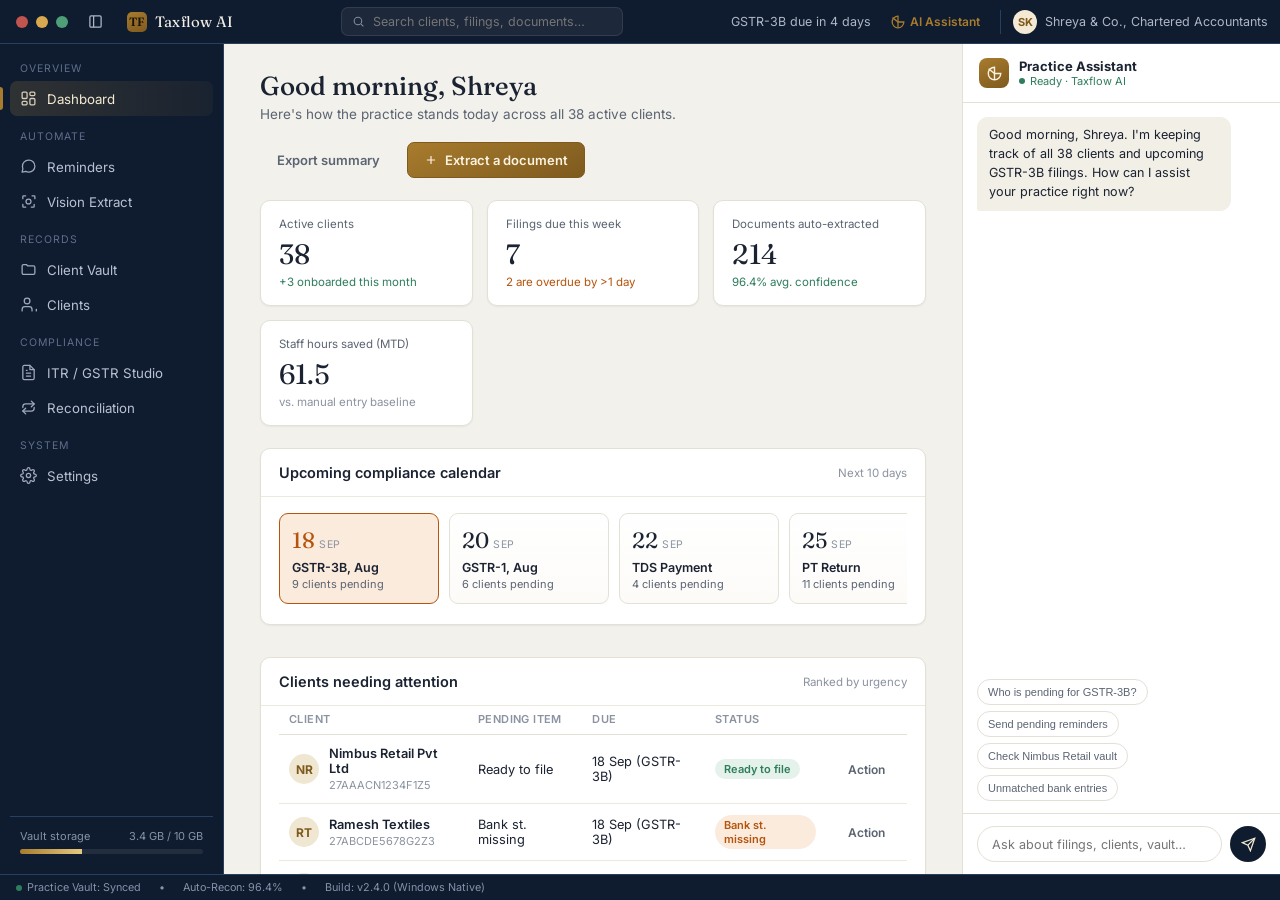
<file: index.html>
<!DOCTYPE html>
<html lang="en">
<head>
<meta charset="UTF-8">
<meta name="viewport" content="width=device-width, initial-scale=1.0">
<title>Taxflow AI</title>
<link rel="preconnect" href="https://fonts.googleapis.com">
<link href="https://fonts.googleapis.com/css2?family=Fraunces:opsz,wght@9..144,400;9..144,500;9..144,600&family=Inter:wght@400;500;600;700&family=IBM+Plex+Mono:wght@400;500&display=swap" rel="stylesheet">
<link rel="stylesheet" href="css/style.css">
<script>
(function(){
  try{
    var t=localStorage.getItem("taxflow-theme")||"light";
    document.documentElement.setAttribute("data-theme", t);
  }catch(e){ document.documentElement.setAttribute("data-theme","light"); }
})();
</script>
</head>
<body>

<div class="app-window">

  <!-- Titlebar -->
  <div class="titlebar">
    <div class="dots"><span class="dot close"></span><span class="dot min"></span><span class="dot max"></span></div>
    <button class="titlebar-btn" id="toggle-sidebar-btn" title="Toggle Sidebar">
      <svg width="15" height="15" viewBox="0 0 24 24" fill="none" stroke="currentColor" stroke-width="2"><rect x="3" y="3" width="18" height="18" rx="2"/><path d="M9 3v18"/></svg>
    </button>
    <div class="brand"><span class="mark">TF</span> Taxflow AI</div>
    <div class="searchbar">
      <div class="box">
        <svg width="13" height="13" viewBox="0 0 24 24" fill="none" stroke="currentColor" stroke-width="2"><circle cx="11" cy="11" r="7"/><path d="M21 21l-4.3-4.3"/></svg>
        <input type="search" id="global-search" placeholder="Search clients, filings, documents…" style="border:none;background:transparent;color:inherit;padding:0;font-size:inherit;width:100%;outline:none;">
      </div>
    </div>
    <div class="right">
      <span>GSTR-3B due in 4 days</span>
      <button class="titlebar-btn" id="toggle-chat-btn" title="Toggle AI Assistant" style="color:var(--brass);font-weight:600;">
        <svg width="14" height="14" viewBox="0 0 24 24" fill="none" stroke="currentColor" stroke-width="2.2"><path d="M12 2a10 10 0 1 0 10 10H12V2z"/><path d="M12 12L2.5 4.5"/><path d="M12 12v9.5"/></svg>
        AI Assistant
      </button>
      <div class="user">
        <div class="avatar">SK</div>
        Shreya &amp; Co., Chartered Accountants
      </div>
    </div>
  </div>

  <!-- Main App Layout -->
  <div class="layout">

    <!-- Sidebar -->
    <div class="sidebar">
      <div class="section-label">Overview</div>
      <button class="navitem active" data-page="dashboard">
        <svg width="17" height="17" viewBox="0 0 24 24" fill="none" stroke="currentColor" stroke-width="1.8" stroke-linecap="round" stroke-linejoin="round"><rect x="3" y="3" width="7" height="9" rx="1.5"/><rect x="14" y="3" width="7" height="5" rx="1.5"/><rect x="14" y="12" width="7" height="9" rx="1.5"/><rect x="3" y="16" width="7" height="5" rx="1.5"/></svg>
        Dashboard
      </button>

      <div class="section-label">Automate</div>
      <button class="navitem" data-page="reminders">
        <svg width="17" height="17" viewBox="0 0 24 24" fill="none" stroke="currentColor" stroke-width="1.8" stroke-linecap="round" stroke-linejoin="round"><path d="M21 11.5a8.38 8.38 0 0 1-8.9 8.38 8.5 8.5 0 0 1-3.8-.9L3 20l1.05-5.15A8.38 8.38 0 0 1 3.5 11.5 8.38 8.38 0 0 1 12 3a8.38 8.38 0 0 1 9 8.5z"/></svg>
        Reminders
      </button>
      <button class="navitem" data-page="vision">
        <svg width="17" height="17" viewBox="0 0 24 24" fill="none" stroke="currentColor" stroke-width="1.8" stroke-linecap="round" stroke-linejoin="round"><path d="M4 8V5a1 1 0 0 1 1-1h3M17 4h3a1 1 0 0 1 1 1v3M20 16v3a1 1 0 0 1-1 1h-3M8 20H5a1 1 0 0 1-1-1v-3"/><circle cx="12" cy="12" r="3.5"/></svg>
        Vision Extract
      </button>

      <div class="section-label">Records</div>
      <button class="navitem" data-page="vault">
        <svg width="17" height="17" viewBox="0 0 24 24" fill="none" stroke="currentColor" stroke-width="1.8" stroke-linecap="round" stroke-linejoin="round"><path d="M3 7a2 2 0 0 1 2-2h4l2 2h8a2 2 0 0 1 2 2v8a2 2 0 0 1-2 2H5a2 2 0 0 1-2-2V7z"/></svg>
        Client Vault
      </button>
      <button class="navitem" data-page="clients">
        <svg width="17" height="17" viewBox="0 0 24 24" fill="none" stroke="currentColor" stroke-width="1.8" stroke-linecap="round" stroke-linejoin="round"><path d="M17 21v-2a4 4 0 0 0-4-4H7a4 4 0 0 0-4 4v2"/><circle cx="10" cy="7" r="4"/><path d="M23 21v-2a4 4 0 0 1 0 7.75"/></svg>
        Clients
      </button>

      <div class="section-label">Compliance</div>
      <button class="navitem" data-page="filings">
        <svg width="17" height="17" viewBox="0 0 24 24" fill="none" stroke="currentColor" stroke-width="1.8" stroke-linecap="round" stroke-linejoin="round"><path d="M14 2H6a2 2 0 0 0-2 2v16a2 2 0 0 0 2 2h12a2 2 0 0 0 2-2V8z"/><path d="M14 2v6h6M9 13h6M9 17h6M9 9h1"/></svg>
        ITR / GSTR Studio
      </button>
      <button class="navitem" data-page="recon">
        <svg width="17" height="17" viewBox="0 0 24 24" fill="none" stroke="currentColor" stroke-width="1.8" stroke-linecap="round" stroke-linejoin="round"><path d="M16 3l4 4-4 4"/><path d="M20 7H8a4 4 0 0 0-4 4v1"/><path d="M8 21l-4-4 4-4"/><path d="M4 17h12a4 4 0 0 0 4-4v-1"/></svg>
        Reconciliation
      </button>

      <div class="section-label">System</div>
      <button class="navitem" data-page="settings">
        <svg width="17" height="17" viewBox="0 0 24 24" fill="none" stroke="currentColor" stroke-width="1.8" stroke-linecap="round" stroke-linejoin="round"><circle cx="12" cy="12" r="3"/><path d="M19.4 15a1.65 1.65 0 0 0 .33 1.82l.06.06a2 2 0 0 1 0 2.83 2 2 0 0 1-2.83 0l-.06-.06a1.65 1.65 0 0 0-1.82-.33 1.65 1.65 0 0 0-1 1.51V21a2 2 0 0 1-2 2 2 2 0 0 1-2-2v-.09A1.65 1.65 0 0 0 9 19.4a1.65 1.65 0 0 0-1.82.33l-.06.06a2 2 0 0 1-2.83 0 2 2 0 0 1 0-2.83l.06-.06a1.65 1.65 0 0 0 .33-1.82 1.65 1.65 0 0 0-1.51-1H3a2 2 0 0 1-2-2 2 2 0 0 1 2-2h.09A1.65 1.65 0 0 0 4.6 9a1.65 1.65 0 0 0-.33-1.82l-.06-.06a2 2 0 0 1 0-2.83 2 2 0 0 1 2.83 0l.06.06a1.65 1.65 0 0 0 1.82.33H9a1.65 1.65 0 0 0 1-1.51V3a2 2 0 0 1 2-2 2 2 0 0 1 2 2v.09a1.65 1.65 0 0 0 1 1.51 1.65 1.65 0 0 0 1.82-.33l.06-.06a2 2 0 0 1 2.83 0 2 2 0 0 1 0 2.83l-.06.06a1.65 1.65 0 0 0-.33 1.82V9a1.65 1.65 0 0 0 1.51 1H21a2 2 0 0 1 2 2 2 2 0 0 1-2 2h-.09a1.65 1.65 0 0 0-1.51 1z"/></svg>
        Settings
      </button>

      <div class="sidebar-foot">
        <div class="storage-meter"><span>Vault storage</span><span>3.4 GB / 10 GB</span></div>
        <div class="storage-bar"><div></div></div>
      </div>
    </div>

    <!-- Draggable Sidebar Resizer -->
    <div class="resizer" id="resizer-sidebar" title="Drag to resize sidebar"></div>

    <!-- Main Content Area -->
    <div class="main">
      <div class="main-scroll">

        <!-- ============ DASHBOARD ============ -->
        <section class="page active" id="page-dashboard">
          <div class="page-head">
            <div>
              <h1>Good morning, Shreya</h1>
              <p>Here's how the practice stands today across all 38 active clients.</p>
            </div>
            <div class="actions">
              <button class="btn btn-ghost" onclick="showToast('Summary report generated')">Export summary</button>
              <button class="btn btn-brass" data-goto="vision">
                <svg width="14" height="14" viewBox="0 0 24 24" fill="none" stroke="currentColor" stroke-width="2"><path d="M12 5v14M5 12h14"/></svg>
                Extract a document
              </button>
            </div>
          </div>

          <div class="stat-grid">
            <div class="stat-card">
              <div class="lbl">Active clients</div>
              <div class="val">38</div>
              <div class="sub up">+3 onboarded this month</div>
            </div>
            <div class="stat-card">
              <div class="lbl">Filings due this week</div>
              <div class="val">7</div>
              <div class="sub warn">2 are overdue by &gt;1 day</div>
            </div>
            <div class="stat-card">
              <div class="lbl">Documents auto-extracted</div>
              <div class="val">214</div>
              <div class="sub up">96.4% avg. confidence</div>
            </div>
            <div class="stat-card">
              <div class="lbl">Staff hours saved (MTD)</div>
              <div class="val">61.5</div>
              <div class="sub">vs. manual entry baseline</div>
            </div>
          </div>

          <!-- Dashboard Main Stack -->
          <div style="display:flex;flex-direction:column;gap:16px;">
            <div class="panel">
              <div class="panel-head">
                <h3>Upcoming compliance calendar</h3>
                <span class="hint">Next 10 days</span>
              </div>
              <div class="panel-body">
                <div class="deadline-row">
                  <div class="deadline-card urgent"><span class="day">18</span><span class="mon">Sep</span><div class="title">GSTR-3B, Aug</div><div class="cnt">9 clients pending</div></div>
                  <div class="deadline-card"><span class="day">20</span><span class="mon">Sep</span><div class="title">GSTR-1, Aug</div><div class="cnt">6 clients pending</div></div>
                  <div class="deadline-card"><span class="day">22</span><span class="mon">Sep</span><div class="title">TDS Payment</div><div class="cnt">4 clients pending</div></div>
                  <div class="deadline-card"><span class="day">25</span><span class="mon">Sep</span><div class="title">PT Return</div><div class="cnt">11 clients pending</div></div>
                  <div class="deadline-card"><span class="day">30</span><span class="mon">Sep</span><div class="title">Advance Tax Q2</div><div class="cnt">14 clients pending</div></div>
                </div>
              </div>
            </div>

            <div class="panel">
              <div class="panel-head">
                <h3>Clients needing attention</h3>
                <span class="hint">Ranked by urgency</span>
              </div>
              <div class="panel-body" style="padding:6px 18px 12px;">
                <table>
                  <thead><tr><th>Client</th><th>Pending item</th><th>Due</th><th>Status</th><th></th></tr></thead>
                  <tbody id="attention-body"></tbody>
                </table>
              </div>
            </div>

            <!-- Recent Activity & Quick Launch Moved DIRECTLY Under Clients Needing Attention -->
            <div class="two-col" style="margin-top:0;">
              <div class="panel" style="margin-top:0;">
                <div class="panel-head"><h3>Recent activity</h3></div>
                <div class="panel-body">
                  <ul class="feed" id="activity-feed">
                    <li><span class="dot"></span><div><div class="t">Invoice extracted for <b>Nimbus Retail Pvt Ltd</b> — ₹1,84,200</div><div class="m">Vision Extract · 3 min ago · 98% confidence</div></div></li>
                    <li><span class="dot"></span><div><div class="t">WhatsApp reminder sent to <b>Ramesh Textiles</b></div><div class="m">Reminders · 22 min ago</div></div></li>
                    <li><span class="dot"></span><div><div class="t">Bank reconciliation completed for <b>Anand Traders</b></div><div class="m">Reconciliation · 96% auto-matched · 1 hr ago</div></div></li>
                    <li><span class="dot"></span><div><div class="t">GSTR-3B draft generated for <b>Kaveri Foods LLP</b></div><div class="m">ITR/GSTR Studio · 2 hr ago</div></div></li>
                    <li><span class="dot"></span><div><div class="t">14 raw bills auto-filed into vault</div><div class="m">Client Vault · this morning</div></div></li>
                  </ul>
                </div>
              </div>

              <div class="panel" style="margin-top:0;">
                <div class="panel-head"><h3>Quick launch</h3></div>
                <div class="panel-body" style="display:flex;flex-direction:column;gap:8px;">
                  <button class="btn" style="justify-content:flex-start;" data-goto="reminders">Send this week's reminders</button>
                  <button class="btn" style="justify-content:flex-start;" data-goto="recon">Open reconciliation queue</button>
                  <button class="btn" style="justify-content:flex-start;" data-goto="filings">Draft a GSTR-3B</button>
                </div>
              </div>
            </div>
          </div>
        </section>


        <!-- ============ REMINDERS ============ -->
        <section class="page" id="page-reminders">
          <div class="page-head">
            <div>
              <h1>Reminders</h1>
              <p>Auto-nudge clients over WhatsApp and email for pending invoices, bills, and missing documents — no more chasing manually.</p>
            </div>
            <div class="actions">
              <button class="btn btn-brass" id="send-all-btn">
                <svg width="14" height="14" viewBox="0 0 24 24" fill="none" stroke="currentColor" stroke-width="2"><path d="M22 2L11 13M22 2l-7 20-4-9-9-4 20-7z"/></svg>
                Send all pending reminders
              </button>
            </div>
          </div>

          <div class="panel">
            <div class="panel-head">
              <h3>Message template</h3>
              <span class="hint">WhatsApp Business API</span>
            </div>
            <div class="panel-body two-col" style="grid-template-columns:1fr 1fr;">
              <div>
                <div class="field">
                  <label>Template</label>
                  <select id="tmpl-select">
                    <option>Monthly invoice &amp; bill reminder</option>
                    <option>Missing bank statement follow-up</option>
                    <option>GST document checklist</option>
                    <option>Filing deadline warning</option>
                  </select>
                </div>
                <div class="field">
                  <label>Send via</label>
                  <select><option>WhatsApp</option><option>WhatsApp + Email</option><option>Email only</option></select>
                </div>
              </div>
              <div class="field" style="margin-bottom:0;">
                <label>Preview</label>
                <div style="background:var(--wa-preview);border-radius:10px;padding:12px 14px;font-size:12.5px;color:var(--wa-preview-text);line-height:1.55;">
                  Hi {{client_name}}, this is a reminder from Shreya &amp; Co. to share your <b>Aug invoices, purchase bills, and bank statement</b> so we can file your GSTR-3B on time. Reply here or upload to your vault link. 🙏
                </div>
              </div>
            </div>
          </div>

          <div class="panel">
            <div class="panel-head">
              <h3>Clients with pending documents</h3>
              <span class="hint" id="pending-count-hint">5 pending</span>
            </div>
            <div class="panel-body" style="padding:6px 18px 14px;">
              <table>
                <thead><tr><th>Client</th><th>Missing</th><th>Last reminder</th><th>Channel</th><th>Status</th><th></th></tr></thead>
                <tbody id="reminders-body"></tbody>
              </table>
            </div>
          </div>

          <div class="panel">
            <div class="panel-head"><h3>Message log</h3></div>
            <div class="panel-body">
              <ul class="feed" id="reminder-log">
                <li><span class="dot"></span><div><div class="t">Sent to <b>Ramesh Textiles</b> · WhatsApp</div><div class="m">Today, 9:41 AM · Delivered</div></div></li>
                <li><span class="dot"></span><div><div class="t">Sent to <b>Om Sai Traders</b> · WhatsApp</div><div class="m">Today, 9:41 AM · Read</div></div></li>
                <li><span class="dot"></span><div><div class="t">Sent to <b>Kaveri Foods LLP</b> · Email + WhatsApp</div><div class="m">Yesterday, 6:10 PM · Delivered</div></div></li>
              </ul>
            </div>
          </div>
        </section>

        <!-- ============ VISION EXTRACT ============ -->
        <section class="page" id="page-vision">
          <div class="page-head">
            <div>
              <h1>Vision Extract</h1>
              <p>Select a client, drop in a scanned bill or invoice, and let the vision model turn it into clean structured data — saved straight to their vault.</p>
            </div>
          </div>

          <div class="vx-grid">
            <div>
              <div class="panel">
                <div class="panel-body">
                  <div class="field">
                    <label>Client</label>
                    <select id="vx-client">
                      <option>Nimbus Retail Pvt Ltd</option>
                      <option>Ramesh Textiles</option>
                      <option>Anand Traders</option>
                      <option>Kaveri Foods LLP</option>
                      <option>Om Sai Traders</option>
                    </select>
                  </div>
                  <div class="field">
                    <label>Document type</label>
                    <select id="vx-doctype">
                      <option>Sales invoice</option>
                      <option>Purchase bill</option>
                      <option>Bank statement (scanned)</option>
                      <option>Expense receipt</option>
                    </select>
                  </div>
                  <div class="field" style="margin-bottom:8px;">
                    <label>Document</label>
                    <div class="dropzone" id="dropzone">
                      <svg width="26" height="26" viewBox="0 0 24 24" fill="none" stroke="currentColor" stroke-width="1.6"><path d="M12 16V4M6 10l6-6 6 6"/><path d="M4 20h16"/></svg><br>
                      <b>Click to attach</b> a scanned bill or photo<br>PDF, JPG or PNG — up to 15MB
                    </div>
                    <div id="vx-filechip"></div>
                  </div>
                  <button class="btn btn-brass" id="run-extract-btn" style="width:100%;justify-content:center;" disabled>
                    <svg width="14" height="14" viewBox="0 0 24 24" fill="none" stroke="currentColor" stroke-width="2"><path d="M9.5 3.5a5.5 5.5 0 1 1 0 11 5.5 5.5 0 0 1 0-11z"/><path d="M17 9h4M19 7v4"/><path d="M14.5 12L4 22"/></svg>
                    Run vision extraction
                  </button>

                  <div class="progress-steps" id="progress-steps" style="display:none;">
                    <div class="pstep" data-s="1"><span class="dotwrap"></span> Uploading document</div>
                    <div class="pstep" data-s="2"><span class="dotwrap"></span> Detecting document type</div>
                    <div class="pstep" data-s="3"><span class="dotwrap"></span> Extracting fields with vision model</div>
                    <div class="pstep" data-s="4"><span class="dotwrap"></span> Validating totals &amp; tax math</div>
                    <div class="pstep" data-s="5"><span class="dotwrap"></span> Saving to client vault</div>
                  </div>
                </div>
              </div>

              <div class="panel">
                <div class="panel-head"><h3>Recently extracted</h3></div>
                <div class="panel-body" style="padding:6px 18px 12px;">
                  <table>
                    <tbody id="recent-extract-body"></tbody>
                  </table>
                </div>
              </div>
            </div>

            <div class="panel" id="extract-result-panel">
              <div class="panel-head">
                <h3>Extracted data</h3>
                <span class="hint">JSON + Key-Value view</span>
              </div>
              <div class="panel-body">
                <div class="extract-empty" id="extract-empty">
                  <svg width="44" height="44" viewBox="0 0 24 24" fill="none" stroke="currentColor" stroke-width="1.4"><path d="M14 2H6a2 2 0 0 0-2 2v16a2 2 0 0 0 2 2h12a2 2 0 0 0 2-2V8z"/><path d="M14 2v6h6"/></svg>
                  <div>Attach a document and run extraction<br>to see structured fields here.</div>
                </div>

                <div id="extract-content" style="display:none;">
                  <div style="display:flex;justify-content:space-between;align-items:center;margin-bottom:14px;">
                    <div>
                      <span class="badge ok">Extracted · 98.4% conf.</span>
                      <span style="font-size:11.5px;color:var(--text-faint);margin-left:8px;">INV-2291 · Sales Invoice</span>
                    </div>
                    <button class="btn btn-brass btn-sm" onclick="showToast('Saved to Nimbus Retail vault')">Confirm &amp; save to vault</button>
                  </div>

                  <div class="kv-grid">
                    <div class="kv"><div class="k">Invoice number</div><div class="v">INV-2291</div></div>
                    <div class="kv"><div class="k">Invoice date</div><div class="v">14 Aug 2026</div></div>
                    <div class="kv"><div class="k">Buyer GSTIN</div><div class="v">27AAACN1234F1Z5</div></div>
                    <div class="kv"><div class="k">Seller GSTIN</div><div class="v">27AAACS9999E1Z1</div></div>
                    <div class="kv"><div class="k">Taxable amount</div><div class="v">₹1,56,101.69</div></div>
                    <div class="kv"><div class="k">CGST (9%)</div><div class="v">₹14,049.15</div></div>
                    <div class="kv"><div class="k">SGST (9%)</div><div class="v">₹14,049.15</div></div>
                    <div class="kv"><div class="k">Total amount</div><div class="v">₹1,84,200.00</div></div>
                  </div>

                  <div style="margin-top:16px;">
                    <div style="font-size:11.5px;font-weight:600;color:var(--text-soft);margin-bottom:6px;">Raw JSON payload</div>
                    <pre class="json"><span class="k">"invoice_no"</span>: <span class="s">"INV-2291"</span>,
<span class="k">"invoice_date"</span>: <span class="s">"2026-08-14"</span>,
<span class="k">"supplier_gstin"</span>: <span class="s">"27AAACS9999E1Z1"</span>,
<span class="k">"customer_gstin"</span>: <span class="s">"27AAACN1234F1Z5"</span>,
<span class="k">"line_items"</span>: [
  { <span class="k">"desc"</span>: <span class="s">"Apparel stock lote A"</span>, <span class="k">"qty"</span>: 120, <span class="k">"rate"</span>: 1300.85, <span class="k">"taxable"</span>: 156101.69 }
],
<span class="k">"cgst"</span>: 14049.15, <span class="k">"sgst"</span>: 14049.15, <span class="k">"total"</span>: 184200.00,
<span class="k">"confidence_score"</span>: 0.9841</pre>
                  </div>

                  <div style="margin-top:12px;display:flex;justify-content:flex-end;">
                    <button class="btn btn-ghost btn-sm" id="reset-extract-btn">Clear &amp; extract another</button>
                  </div>
                </div>
              </div>
            </div>
          </div>
        </section>

        <!-- ============ CLIENT VAULT ============ -->
        <section class="page" id="page-vault">
          <div class="page-head">
            <div>
              <h1>Client Vault</h1>
              <p>Auto-structured document storage for every client, financial year, and month — powered by strict folder hierarchy rules.</p>
            </div>
            <div class="actions">
              <button class="btn btn-brass" onclick="showToast('Syncing vault with Cloud Backup...')">Sync vault</button>
            </div>
          </div>

          <div class="vault-wrap">
            <div class="panel">
              <div class="panel-head">
                <h3>Folder structure</h3>
                <span class="hint">Vault root</span>
              </div>
              <div class="panel-body" style="padding:10px 14px;" id="tree-root"></div>
            </div>

            <div class="panel">
              <div class="panel-head">
                <div class="crumb" id="vault-crumb">Clients / <b>Nimbus Retail Pvt Ltd</b></div>
                <span class="hint">5 files shown</span>
              </div>
              <div class="panel-body">
                <div class="filebar">
                  <input type="search" placeholder="Filter files in folder…" style="width:200px;font-size:12px;padding:5px 9px;">
                  <button class="btn btn-ghost btn-sm" onclick="showToast('Downloading folder zip...')">Download folder (.zip)</button>
                </div>
                <div class="file-grid" id="file-grid"></div>
              </div>
            </div>
          </div>
        </section>

        <!-- ============ CLIENTS ============ -->
        <section class="page" id="page-clients">
          <div class="page-head">
            <div>
              <h1>Clients</h1>
              <p>Directory of all 38 active clients, their GSTINs, document counts, and current filing health.</p>
            </div>
            <div class="actions">
              <button class="btn btn-brass" id="add-client-btn">
                <svg width="14" height="14" viewBox="0 0 24 24" fill="none" stroke="currentColor" stroke-width="2"><path d="M12 5v14M5 12h14"/></svg>
                Add new client
              </button>
            </div>
          </div>

          <div class="panel">
            <div class="panel-head">
              <input type="search" id="client-search" placeholder="Filter by client name, GSTIN, or category…" style="width:300px;">
              <span class="hint">38 total clients</span>
            </div>
            <div class="panel-body" style="padding:6px 18px 14px;">
              <table>
                <thead><tr><th>Client</th><th>Category</th><th>Vault documents</th><th>Status</th><th></th></tr></thead>
                <tbody id="clients-body"></tbody>
              </table>
            </div>
          </div>
        </section>

        <!-- ============ ITR / GSTR STUDIO ============ -->
        <section class="page" id="page-filings">
          <div class="page-head">
            <div>
              <h1>ITR / GSTR Studio</h1>
              <p>Auto-generate tax returns directly from reconciled vault documents — preview figures before exporting JSON or filing.</p>
            </div>
          </div>

          <div class="two-col">
            <div class="panel">
              <div class="panel-head"><h3>Return configuration</h3></div>
              <div class="panel-body">
                <div class="field">
                  <label>Client</label>
                  <select id="fl-client">
                    <option>Nimbus Retail Pvt Ltd</option>
                    <option>Kaveri Foods LLP</option>
                    <option>Anand Traders</option>
                    <option>Ramesh Textiles</option>
                  </select>
                </div>
                <div class="field">
                  <label>Form / Return type</label>
                  <select id="fl-type">
                    <option>GSTR-3B — Monthly summary return</option>
                    <option>GSTR-1 — Outward supplies</option>
                    <option>ITR-3 — Business income return</option>
                    <option>ITR-5 — Firm / LLP return</option>
                  </select>
                </div>
                <div class="field">
                  <label>Filing period</label>
                  <select><option>August 2026</option><option>July 2026</option><option>Q1 (Apr–Jun 2026)</option></select>
                </div>
                <button class="btn btn-brass" id="autofill-btn" style="width:100%;justify-content:center;margin-top:6px;">
                  Auto-fill return from vault
                </button>
              </div>
            </div>

            <div class="panel">
              <div class="panel-head">
                <h3>Draft summary preview</h3>
                <span class="hint" id="filing-hint">Awaiting auto-fill</span>
              </div>
              <div class="panel-body">
                <div class="extract-empty" id="filing-empty">
                  <svg width="44" height="44" viewBox="0 0 24 24" fill="none" stroke="currentColor" stroke-width="1.4"><path d="M14 2H6a2 2 0 0 0-2 2v16a2 2 0 0 0 2 2h12a2 2 0 0 0 2-2V8z"/><path d="M14 2v6h6"/></svg>
                  <div>Select client &amp; return type, then click<br><b>Auto-fill return from vault</b> to preview numbers.</div>
                </div>

                <div id="filing-content" style="display:none;">
                  <div class="kv-grid" id="filing-kv"></div>
                  <div style="margin-top:16px;display:flex;gap:10px;">
                    <button class="btn btn-brass" id="generate-filing-btn" style="flex:1;justify-content:center;">Export JSON for GST Portal</button>
                    <button class="btn" style="flex:1;justify-content:center;" onclick="showToast('Summary PDF generated')">Download PDF summary</button>
                  </div>
                </div>
              </div>
            </div>
          </div>
        </section>

        <!-- ============ RECONCILIATION ============ -->
        <section class="page" id="page-recon">
          <div class="page-head">
            <div>
              <h1>Reconciliation</h1>
              <p>Compare bank statements vs. books and GSTR-2B vs. purchase register to flag unmatched entries before filing.</p>
            </div>
            <div class="actions">
              <button class="btn btn-brass" id="autorecon-btn">
                <svg width="14" height="14" viewBox="0 0 24 24" fill="none" stroke="currentColor" stroke-width="2"><path d="M16 3l4 4-4 4"/><path d="M20 7H8a4 4 0 0 0-4 4v1"/><path d="M8 21l-4-4 4-4"/><path d="M4 17h12a4 4 0 0 0 4-4v-1"/></svg>
                Auto-reconcile queue
              </button>
            </div>
          </div>

          <div class="recon-summary">
            <div class="recon-chip matched"><div class="n" id="recon-matched">3</div><div class="l">Matched lines</div></div>
            <div class="recon-chip partial"><div class="n" id="recon-partial">3</div><div class="l">Partial / Amount mismatch</div></div>
            <div class="recon-chip unmatched"><div class="n" id="recon-unmatched">1</div><div class="l">Unmatched in books</div></div>
          </div>

          <div class="panel">
            <div class="panel-head">
              <h3>Bank statement vs. Book ledger — August 2026</h3>
              <span class="hint">Nimbus Retail Pvt Ltd</span>
            </div>
            <div class="panel-body" style="padding:6px 18px 14px;">
              <table>
                <thead><tr><th>Date</th><th>Description</th><th>Bank entry</th><th>Book entry</th><th>Status</th></tr></thead>
                <tbody id="recon-body"></tbody>
              </table>
            </div>
          </div>
        </section>

        <!-- ============ SETTINGS PAGE ============ -->
        <section class="page" id="page-settings">
          <div class="page-head">
            <div>
              <h1>Practice Settings</h1>
              <p>Configure theme appearance, firm details, automated reminders, AI vision models, and vault storage paths.</p>
            </div>
            <div class="actions">
              <button class="btn btn-ghost" id="reset-settings-btn">Reset defaults</button>
              <button class="btn btn-brass" id="save-settings-btn">
                <svg width="14" height="14" viewBox="0 0 24 24" fill="none" stroke="currentColor" stroke-width="2"><path d="M19 21H5a2 2 0 0 1-2-2V5a2 2 0 0 1 2-2h11l5 5v11a2 2 0 0 1-2 2z"/><polyline points="17 21 17 13 7 13 7 21"/><polyline points="7 3 7 8 15 8"/></svg>
                Save Settings
              </button>
            </div>
          </div>

          <div class="two-col">
            <div>
              <!-- Appearance & Theme Panel -->
              <div class="panel">
                <div class="panel-head">
                  <h3>Appearance &amp; Theme</h3>
                  <span class="hint">Instant theme switcher</span>
                </div>
                <div class="panel-body">
                  <div class="field">
                    <label>Theme Mode</label>
                    <div class="theme-options">
                      <div class="theme-card light active" data-theme="light">
                        <div class="preview-circle"></div>
                        <div>
                          <div class="label-text">Light Mode</div>
                          <div class="sub-text">Warm paper &amp; ledger theme</div>
                        </div>
                      </div>
                      <div class="theme-card dark" data-theme="dark">
                        <div class="preview-circle"></div>
                        <div>
                          <div class="label-text">Dark Mode</div>
                          <div class="sub-text">Deep ink &amp; brass theme</div>
                        </div>
                      </div>
                    </div>
                  </div>

                  <div class="toggle-row" style="margin-top:12px;">
                    <div class="toggle-info">
                      <h4>Dark Mode Toggle</h4>
                      <p>Quick toggle between Light and Dark mode appearance</p>
                    </div>
                    <label class="switch">
                      <input type="checkbox" id="dark-mode-toggle">
                      <span class="slider"></span>
                    </label>
                  </div>
                </div>
              </div>

              <!-- Firm & Practice Details -->
              <div class="panel">
                <div class="panel-head">
                  <h3>Firm Profile &amp; Practice Details</h3>
                  <span class="hint">Used in return drafts &amp; client communications</span>
                </div>
                <div class="panel-body">
                  <div class="field">
                    <label>CA Firm Name</label>
                    <input type="text" id="set-firm-name" placeholder="e.g. Shreya & Co., Chartered Accountants">
                  </div>
                  <div class="two-col" style="grid-template-columns:1fr 1fr;gap:12px;margin-bottom:0;">
                    <div class="field">
                      <label>Membership / COP No.</label>
                      <input type="text" id="set-membership-no" placeholder="e.g. CA-104928">
                    </div>
                    <div class="field">
                      <label>Practice GSTIN</label>
                      <input type="text" id="set-gstin" placeholder="e.g. 27AAACS1234F1Z2">
                    </div>
                  </div>
                  <div class="two-col" style="grid-template-columns:1fr 1fr;gap:12px;margin-bottom:0;">
                    <div class="field">
                      <label>Default Financial Year</label>
                      <select id="set-fy">
                        <option>FY 2026-27 (AY 2027-28)</option>
                        <option>FY 2025-26 (AY 2026-27)</option>
                      </select>
                    </div>
                    <div class="field">
                      <label>Currency Format</label>
                      <select id="set-currency">
                        <option>INR (₹ Lakhs / Crores)</option>
                        <option>INR (₹ Standard)</option>
                      </select>
                    </div>
                  </div>
                </div>
              </div>

              <!-- Backup & Storage Management -->
              <div class="panel">
                <div class="panel-head">
                  <h3>Storage &amp; Data Management</h3>
                  <span class="hint">Local vault path &amp; data backups</span>
                </div>
                <div class="panel-body">
                  <div class="field">
                    <label>Local Vault Storage Path</label>
                    <input type="text" id="set-storage-path" readonly style="background:var(--muted);color:var(--text-soft);">
                  </div>
                  <div style="display:flex;gap:10px;margin-top:12px;">
                    <button class="btn" id="backup-data-btn" style="flex:1;justify-content:center;">
                      <svg width="14" height="14" viewBox="0 0 24 24" fill="none" stroke="currentColor" stroke-width="2"><path d="M21 15v4a2 2 0 0 1-2 2H5a2 2 0 0 1-2-2v-4"/><polyline points="17 8 12 3 7 8"/><line x1="12" y1="3" x2="12" y2="15"/></svg>
                      Backup Practice Data
                    </button>
                  </div>
                </div>
              </div>
            </div>

            <div>
              <!-- Automation Preferences -->
              <div class="panel">
                <div class="panel-head">
                  <h3>Automated Reminders &amp; Recon Rules</h3>
                  <span class="hint">Schedule &amp; matching thresholds</span>
                </div>
                <div class="panel-body">
                  <div class="field">
                    <label>Default WhatsApp Delivery Gateway</label>
                    <select id="set-wa-channel">
                      <option>WhatsApp Business API (Official)</option>
                      <option>Email + WhatsApp Hybrid</option>
                      <option>Direct Web WhatsApp Link</option>
                    </select>
                  </div>
                  <div class="field">
                    <label>Auto-nudge Schedule (Days before deadline)</label>
                    <input type="number" id="set-reminder-days" min="1" max="15">
                  </div>
                  <div class="field">
                    <label>Auto-reconciliation Confidence Threshold (%)</label>
                    <input type="number" id="set-recon-threshold" min="50" max="100">
                  </div>
                </div>
              </div>

              <!-- Vision OCR & AI Assistant Configuration -->
              <div class="panel">
                <div class="panel-head">
                  <h3>Vision OCR &amp; AI Engine Settings</h3>
                  <span class="hint">Model selection &amp; confidence rules</span>
                </div>
                <div class="panel-body">
                  <div class="field">
                    <label>Extraction Vision Model</label>
                    <select id="set-ai-model">
                      <option value="gemini-2.0-flash">Gemini 2.0 Flash (Fast &amp; High Accuracy)</option>
                      <option value="gemini-2.0-pro">Gemini 2.0 Pro (Complex Invoices)</option>
                    </select>
                  </div>
                  <div class="field">
                    <label>OCR Temperature / Sampling (0.0 = Precise)</label>
                    <input type="number" id="set-ocr-temp" step="0.05" min="0" max="1">
                  </div>

                  <div class="toggle-row" style="margin-top:10px;">
                    <div class="toggle-info">
                      <h4>Auto-save OCR to Client Vault</h4>
                      <p>Automatically create structured PDF/JSON in client folder upon extraction</p>
                    </div>
                    <label class="switch">
                      <input type="checkbox" id="set-autosave-vault" checked>
                      <span class="slider"></span>
                    </label>
                  </div>
                </div>
              </div>
            </div>
          </div>
        </section>

      </div>
    </div>

    <!-- Draggable Chat Panel Resizer -->
    <div class="resizer" id="resizer-chat" title="Drag to resize chat panel"></div>

    <!-- Practice Assistant Chat Sidebar -->
    <div class="chat">
      <div class="chat-head">
        <div class="ico">
          <svg width="15" height="15" viewBox="0 0 24 24" fill="none" stroke="currentColor" stroke-width="2.2"><path d="M12 2a10 10 0 1 0 10 10H12V2z"/><path d="M12 12L2.5 4.5"/><path d="M12 12v9.5"/></svg>
        </div>
        <div>
          <div class="t">Practice Assistant</div>
          <div class="s">Ready · Taxflow AI</div>
        </div>
      </div>

      <div class="chat-body" id="chat-body">
        <div class="msg bot">
          Good morning, Shreya. I'm keeping track of all 38 clients and upcoming GSTR-3B filings. How can I assist your practice right now?
        </div>
      </div>

      <div class="chips" id="chat-chips">
        <button class="chip" data-q="pending">Who is pending for GSTR-3B?</button>
        <button class="chip" data-q="reminders">Send pending reminders</button>
        <button class="chip" data-q="vault">Check Nimbus Retail vault</button>
        <button class="chip" data-q="recon">Unmatched bank entries</button>
      </div>

      <div class="chat-input">
        <input type="text" id="chat-input" placeholder="Ask about filings, clients, vault…">
        <button id="chat-send">
          <svg width="15" height="15" viewBox="0 0 24 24" fill="none" stroke="currentColor" stroke-width="2"><line x1="22" y1="2" x2="11" y2="13"/><polygon points="22 2 15 22 11 13 2 9 22 2"/></polygon></svg>
        </button>
      </div>
    </div>

  </div>

  <!-- Status Bar -->
  <div class="statusbar">
    <span><span class="sdot"></span> Practice Vault: Synced</span>
    <span>•</span>
    <span>Auto-Recon: 96.4%</span>
    <span>•</span>
    <span>Build: v2.4.0 (Windows Native)</span>
  </div>

</div>

<!-- Toast Container -->
<div class="toast" id="toast">
  <svg width="16" height="16" viewBox="0 0 24 24" fill="none" stroke="currentColor" stroke-width="2.5"><polyline points="20 6 9 17 4 12"/></svg>
  <span id="toast-text">Action completed</span>
</div>

<!-- Modular JavaScript Scripts -->
<script src="js/data.js"></script>
<script src="js/app.js"></script>
<script src="js/pages/dashboard.js"></script>
<script src="js/pages/reminders.js"></script>
<script src="js/pages/vision.js"></script>
<script src="js/pages/vault.js"></script>
<script src="js/pages/clients.js"></script>
<script src="js/pages/filings.js"></script>
<script src="js/pages/recon.js"></script>
<script src="js/pages/settings.js"></script>

</body>
</html>
</file>
<file: css/style.css>
/* Taxflow AI — Master Design System Stylesheet */
:root {
  --ink: #0F1B2E;
  --ink-soft: #182C48;
  --ink-line: #28405F;
  --paper: #F3F1EC;
  --surface: #FFFFFF;
  --line: #E3E0D6;
  --line-soft: #ECE9DF;
  --brass: #A87C2E;
  --brass-deep: #7E5A1E;
  --brass-tint: #F4E9D4;
  --ok: #2F7D5D;
  --ok-tint: #E4F2EB;
  --warn: #B5540C;
  --warn-tint: #FBEBDD;
  --bad: #B23A3A;
  --bad-tint: #F9E7E5;
  --text: #1B2231;
  --text-soft: #5B6472;
  --text-faint: #8B93A0;
  --hover: #FBFAF7;
  --muted: #FBFAF6;
  --card-grad-top: #FFFFFF;
  --card-grad-bot: #FCFBF8;
  --bot-msg: #F1EFE6;
  --user-msg: #0F1B2E;
  --user-msg-text: #EFE9D8;
  --wa-preview: #DCF5E4;
  --wa-preview-text: #1B2231;
  --neutral-badge: #EEEEE9;
  --avatar-bg: #EFE7D2;
  --scroll-thumb: #D9D5C7;
  --focus-ring: #D8C69B;
  --ghost-hover: rgba(15, 27, 46, .05);
  --radius: 10px;
  --radius-sm: 6px;
  --shadow-1: 0 1px 2px rgba(15, 27, 46, .06);
  --shadow-2: 0 10px 30px rgba(15, 27, 46, .12);
  --font-head: 'Fraunces', serif;
  --font-body: 'Inter', sans-serif;
  --font-mono: 'IBM Plex Mono', monospace;
}

html[data-theme="dark"] {
  --ink: #070D16;
  --ink-soft: #101A2A;
  --ink-line: #243247;
  --paper: #0E1624;
  --surface: #162033;
  --line: #2A3A52;
  --line-soft: #1E2B3F;
  --brass: #C49A45;
  --brass-deep: #E0B85A;
  --brass-tint: #2C2414;
  --ok: #4CA882;
  --ok-tint: #143528;
  --warn: #D4843A;
  --warn-tint: #3A2412;
  --bad: #D46565;
  --bad-tint: #3A1C1C;
  --text: #E8E4D9;
  --text-soft: #A0A9B8;
  --text-faint: #738092;
  --hover: #1A2638;
  --muted: #121C2C;
  --card-grad-top: #1A2638;
  --card-grad-bot: #152032;
  --bot-msg: #1A2638;
  --user-msg: #C49A45;
  --user-msg-text: #1B140A;
  --wa-preview: #143528;
  --wa-preview-text: #D7E8DC;
  --neutral-badge: #243247;
  --avatar-bg: #2C2414;
  --scroll-thumb: #2A3A52;
  --focus-ring: #8A7040;
  --ghost-hover: rgba(232, 228, 217, .06);
  --shadow-1: 0 1px 2px rgba(0, 0, 0, .28);
  --shadow-2: 0 12px 32px rgba(0, 0, 0, .45);
}

* { box-sizing: border-box; }
html, body { height: 100%; margin: 0; overflow: hidden; }
body {
  font-family: var(--font-body);
  background: var(--ink);
  color: var(--text);
  -webkit-font-smoothing: antialiased;
}

/* ===== Window chrome ===== */
.app-window {
  width: 100vw;
  height: 100vh;
  background: var(--paper);
  border-radius: 0;
  overflow: hidden;
  display: flex;
  flex-direction: column;
}
.titlebar {
  height: 44px;
  flex: none;
  background: var(--ink);
  color: #D9DEE8;
  display: flex;
  align-items: center;
  padding: 0 12px 0 16px;
  gap: 14px;
  -webkit-app-region: drag;
  border-bottom: 1px solid var(--ink-line);
}
.titlebar .dots { display: flex; gap: 8px; }
.titlebar .dot { width: 12px; height: 12px; border-radius: 50%; background: #3A4C6B; }
.titlebar .dot.close { background: #C25450; }
.titlebar .dot.min { background: #D8A94E; }
.titlebar .dot.max { background: #4E9E77; }
.titlebar .brand {
  display: flex; align-items: center; gap: 8px;
  font-family: var(--font-head);
  font-size: 15px;
  letter-spacing: .2px;
  color: #F2EFE6;
  margin-left: 4px;
}
.titlebar .brand .mark {
  width: 20px; height: 20px; border-radius: 5px;
  background: linear-gradient(155deg, var(--brass), var(--brass-deep));
  display: flex; align-items: center; justify-content: center;
  font-family: var(--font-head);
  font-size: 12px; font-weight: 600; color: #1B140A;
}
.titlebar .searchbar {
  flex: 1;
  display: flex; justify-content: center;
}
.titlebar .searchbar .box {
  width: 340px;
  max-width: 60%;
  display: flex; align-items: center; gap: 8px;
  background: rgba(255, 255, 255, .06);
  border: 1px solid rgba(255, 255, 255, .09);
  border-radius: 7px;
  padding: 6px 10px;
  color: #9AA6BB;
  font-size: 12.5px;
}
.titlebar .searchbar .box svg { flex: none; opacity: .8; }
.titlebar .right {
  display: flex; align-items: center; gap: 14px;
  font-size: 12.5px; color: #AEB7C7;
}
.titlebar .user {
  display: flex; align-items: center; gap: 8px;
  padding-left: 12px; border-left: 1px solid var(--ink-line);
}
.titlebar .avatar {
  width: 24px; height: 24px; border-radius: 50%;
  background: var(--brass-tint); color: var(--brass-deep);
  font-size: 11px; font-weight: 700;
  display: flex; align-items: center; justify-content: center;
  font-family: var(--font-body);
}

/* ===== Layout ===== */
.layout {
  flex: 1;
  display: flex;
  min-height: 0;
}

/* ---- Sidebar ---- */
.sidebar {
  width: 224px;
  flex: none;
  background: var(--ink);
  color: #C7CEDB;
  display: flex;
  flex-direction: column;
  padding: 16px 10px;
  border-right: 1px solid var(--ink-line);
}
.sidebar .section-label {
  font-size: 10.5px;
  text-transform: uppercase;
  letter-spacing: 1px;
  color: #5F6E8B;
  padding: 14px 10px 6px;
}
.sidebar .section-label:first-child { padding-top: 2px; }
.navitem {
  display: flex; align-items: center; gap: 10px;
  padding: 9px 10px;
  border-radius: 7px;
  font-size: 13.3px;
  color: #B9C2D4;
  cursor: pointer;
  border: none; background: none; width: 100%; text-align: left;
  font-family: var(--font-body);
  position: relative;
}
.navitem svg { flex: none; opacity: .85; }
.navitem .badge {
  margin-left: auto;
  font-size: 10.5px;
  background: rgba(216, 169, 78, .18);
  color: #E4C87F;
  padding: 1.5px 6px;
  border-radius: 20px;
  font-weight: 600;
}
.navitem:hover { background: rgba(255, 255, 255, .05); color: #EDEFF4; }
.navitem.active {
  background: linear-gradient(90deg, rgba(216, 169, 78, .16), rgba(216, 169, 78, .05));
  color: #F4EAD2;
}
.navitem.active::before {
  content: ""; position: absolute; left: -10px; top: 6px; bottom: 6px; width: 3px;
  background: var(--brass); border-radius: 0 3px 3px 0;
}
.sidebar-foot {
  margin-top: auto;
  padding: 12px 10px 4px;
  border-top: 1px solid var(--ink-line);
}
.storage-meter {
  font-size: 11px; color: #8892A6; margin-bottom: 6px;
  display: flex; justify-content: space-between;
}
.storage-bar { height: 5px; border-radius: 4px; background: rgba(255, 255, 255, .08); overflow: hidden; }
.storage-bar > div { height: 100%; width: 34%; background: linear-gradient(90deg, var(--brass), #E4C87F); }


/* ---- Resizers & Collapsible Panels ---- */
.resizer {
  width: 4px;
  background: transparent;
  cursor: col-resize;
  position: relative;
  z-index: 10;
  flex: none;
  transition: background .15s ease;
}
.resizer:hover, .resizer.dragging {
  background: var(--brass);
}
.sidebar.collapsed {
  display: none !important;
}
.chat.collapsed {
  display: none !important;
}

.titlebar-btn {
  background: transparent;
  border: none;
  color: #AEB7C7;
  cursor: pointer;
  padding: 4px 6px;
  border-radius: 5px;
  display: inline-flex;
  align-items: center;
  gap: 5px;
  font-family: var(--font-body);
  font-size: 12px;
  transition: background .12s ease, color .12s ease;
}
.titlebar-btn:hover {
  background: rgba(255,255,255,.08);
  color: #FFF;
}

/* ---- Main ---- */
.main {
  flex: 1;
  min-width: 0;
  display: flex;
  flex-direction: column;
  background: var(--paper);
  overflow: hidden;
}
.main-scroll {
  flex: 1;
  overflow-y: auto;
  overflow-x: hidden; /* Prevent horizontal page scrolling */
  padding: 26px 32px 40px;
  max-width: 100%;
}
.page { display: none; animation: fadein .25s ease; width: 100%; max-width: 100%; box-sizing: border-box; }
.page.active { display: block; }
@keyframes fadein { from { opacity: 0; transform: translateY(4px); } to { opacity: 1; transform: none; } }

.page-head {
  display: flex; justify-content: space-between; align-items: flex-end;
  margin-bottom: 22px; gap: 20px; flex-wrap: wrap;
}
.page-head h1 {
  font-family: var(--font-head);
  font-size: 26px; font-weight: 500;
  margin: 0 0 4px; color: var(--text);
}
.page-head p { margin: 0; color: var(--text-soft); font-size: 13.5px; max-width: 520px; }
.page-head .actions { display: flex; gap: 10px; flex-wrap: wrap; }

.btn {
  font-family: var(--font-body);
  font-size: 13px; font-weight: 600;
  padding: 9px 16px; border-radius: 7px;
  border: 1px solid var(--line);
  background: var(--surface); color: var(--text);
  cursor: pointer;
  display: inline-flex; align-items: center; gap: 7px;
  transition: transform .12s ease, box-shadow .12s ease;
  white-space: nowrap;
}
.btn:hover { box-shadow: var(--shadow-1); }
.btn:active { transform: scale(.98); }
.btn-brass {
  background: linear-gradient(155deg, var(--brass), var(--brass-deep));
  border-color: var(--brass-deep); color: #FBF3E1;
}
.btn-ghost { background: transparent; border-color: transparent; color: var(--text-soft); }
.btn-ghost:hover { background: var(--ghost-hover); }
.btn-sm { padding: 6px 11px; font-size: 12px; }
.btn[disabled] { opacity: .45; cursor: not-allowed; }

/* Cards / stat grid */
.stat-grid { display: grid; grid-template-columns: repeat(auto-fit, minmax(180px, 1fr)); gap: 14px; margin-bottom: 22px; }
.stat-card {
  background: var(--surface); border: 1px solid var(--line); border-radius: var(--radius);
  padding: 16px 18px; box-shadow: var(--shadow-1); min-width: 0;
}
.stat-card .lbl { font-size: 11.5px; color: var(--text-soft); display: flex; justify-content: space-between; align-items: center; }
.stat-card .val { font-family: var(--font-head); font-size: 28px; margin-top: 6px; color: var(--text); }
.stat-card .sub { font-size: 11.5px; margin-top: 4px; color: var(--text-faint); }
.stat-card .sub.up { color: var(--ok); }
.stat-card .sub.warn { color: var(--warn); }

.panel {
  background: var(--surface); border: 1px solid var(--line); border-radius: var(--radius);
  box-shadow: var(--shadow-1); max-width: 100%; min-width: 0; overflow: hidden;
}
.panel + .panel { margin-top: 16px; }
.panel-head {
  padding: 15px 18px; border-bottom: 1px solid var(--line-soft);
  display: flex; justify-content: space-between; align-items: center; flex-wrap: wrap; gap: 8px;
}
.panel-head h3 { margin: 0; font-size: 14.5px; font-weight: 600; color: var(--text); font-family: var(--font-body); }
.panel-head .hint { font-size: 11.5px; color: var(--text-faint); }
.panel-body { padding: 16px 18px; max-width: 100%; overflow-x: auto; }

.two-col { display: grid; grid-template-columns: minmax(0, 1.4fr) minmax(0, 1fr); gap: 16px; align-items: start; }

/* Deadline strip */
.deadline-row { display: flex; gap: 10px; overflow-x: auto; padding-bottom: 4px; max-width: 100%; }
.deadline-card {
  flex: none; width: 160px; border: 1px solid var(--line); border-radius: 9px; padding: 12px;
  background: linear-gradient(180deg, var(--card-grad-top), var(--card-grad-bot));
}
.deadline-card .day { font-family: var(--font-head); font-size: 22px; color: var(--text); }
.deadline-card .mon { font-size: 10.5px; color: var(--text-faint); text-transform: uppercase; letter-spacing: .5px; margin-left: 4px; }
.deadline-card .title { font-size: 12.5px; font-weight: 600; margin-top: 6px; color: var(--text); }
.deadline-card .cnt { font-size: 11px; color: var(--text-soft); margin-top: 2px; }
.deadline-card.urgent { border-color: var(--warn); background: var(--warn-tint); }
.deadline-card.urgent .day { color: var(--warn); }

/* Activity feed */
.feed { list-style: none; margin: 0; padding: 0; }
.feed li {
  display: flex; gap: 11px; padding: 10px 0; border-bottom: 1px solid var(--line-soft);
}
.feed li:last-child { border-bottom: none; padding-bottom: 0; }
.feed .dot { width: 7px; height: 7px; border-radius: 50%; background: var(--brass); margin-top: 6px; flex: none; }
.feed .t { font-size: 12.5px; color: var(--text); word-break: break-word; }
.feed .m { font-size: 11px; color: var(--text-faint); margin-top: 2px; }

/* Table */
table { width: 100%; max-width: 100%; border-collapse: collapse; font-size: 12.8px; }
th {
  text-align: left; font-size: 11px; text-transform: uppercase; letter-spacing: .4px;
  color: var(--text-faint); font-weight: 600; padding: 0 10px 8px; border-bottom: 1px solid var(--line);
}
td { padding: 11px 10px; border-bottom: 1px solid var(--line-soft); color: var(--text); vertical-align: middle; }
tr:last-child td { border-bottom: none; }
tr.tr-hover:hover { background: var(--hover); }
.cell-strong { font-weight: 600; color: var(--text); }
.cell-sub { color: var(--text-faint); font-size: 11px; margin-top: 2px; }

.badge {
  display: inline-flex; align-items: center; gap: 5px; font-size: 11px; font-weight: 600;
  padding: 3px 9px; border-radius: 20px;
}
.badge.ok { background: var(--ok-tint); color: var(--ok); }
.badge.warn { background: var(--warn-tint); color: var(--warn); }
.badge.bad { background: var(--bad-tint); color: var(--bad); }
.badge.neutral { background: var(--neutral-badge); color: var(--text-soft); }
.badge.brass { background: var(--brass-tint); color: var(--brass-deep); }
.badge svg { width: 11px; height: 11px; }

.avatar-sm {
  width: 30px; height: 30px; border-radius: 50%; flex: none;
  background: var(--avatar-bg); color: var(--brass-deep); font-weight: 700; font-size: 12px;
  display: flex; align-items: center; justify-content: center;
}
.row-flex { display: flex; align-items: center; gap: 10px; }

select, input[type=text], input[type=search], input[type=email], input[type=tel], input[type=number] {
  font-family: var(--font-body); font-size: 12.8px;
  border: 1px solid var(--line); border-radius: 7px;
  padding: 8px 11px; background: var(--surface); color: var(--text);
}
select:focus, input:focus { outline: 2px solid var(--focus-ring); outline-offset: 1px; }
.field { display: flex; flex-direction: column; gap: 5px; margin-bottom: 13px; }
.field label { font-size: 11.5px; font-weight: 600; color: var(--text-soft); }

/* ===== Pain points ===== */
.pp-list { display: flex; flex-direction: column; gap: 10px; }
.pp-item {
  display: grid; grid-template-columns: 44px 1.1fr 1.3fr 110px; gap: 16px; align-items: center;
  background: var(--surface); border: 1px solid var(--line); border-radius: var(--radius);
  padding: 15px 18px;
}
.pp-num {
  font-family: var(--font-head); font-size: 20px; color: var(--brass);
  border-right: 1px solid var(--line-soft);
}
.pp-item h4 { margin: 0 0 4px; font-size: 13.5px; color: var(--ink); }
.pp-item .desc { font-size: 12px; color: var(--text-soft); line-height: 1.45; }
.pp-item .fix { font-size: 12px; color: var(--text); line-height: 1.45; }
.pp-item .fix b { color: var(--ok); font-weight: 600; }
.pp-item .goto { justify-self: end; }

/* ===== Vault / folder tree ===== */
.vault-wrap { display: grid; grid-template-columns: minmax(0, 270px) minmax(0, 1fr); gap: 16px; align-items: start; }
.tree { font-size: 13px; }
.tree ul { list-style: none; margin: 0; padding-left: 18px; border-left: 1px dashed var(--line); }
.tree > ul { padding-left: 0; border-left: none; }
.tree li { margin: 1px 0; }
.tree .node {
  display: flex; align-items: center; gap: 6px; padding: 5px 7px; border-radius: 6px; cursor: pointer; color: var(--text);
}
.tree .node:hover { background: var(--hover); }
.tree .node.selected { background: var(--brass-tint); color: var(--brass-deep); font-weight: 600; }
.tree .node svg { flex: none; }
.tree .chev { transition: transform .15s ease; opacity: .6; }
.tree li.open > .node .chev { transform: rotate(90deg); }
.tree li.open > ul { display: block; }
.tree li:not(.open) > ul { display: none; }
.tree .count { margin-left: auto; font-size: 10.5px; color: var(--text-faint); }

.filebar {
  display: flex; justify-content: space-between; align-items: center; margin-bottom: 12px; flex-wrap: wrap; gap: 8px;
}
.crumb { font-size: 12.5px; color: var(--text-soft); display: flex; align-items: center; gap: 6px; flex-wrap: wrap; }
.crumb b { color: var(--text); }
.file-grid { display: grid; grid-template-columns: repeat(auto-fill, minmax(140px, 1fr)); gap: 12px; }
.file-card {
  border: 1px solid var(--line); border-radius: 9px; padding: 12px; background: var(--surface);
  display: flex; flex-direction: column; gap: 8px; min-width: 0;
}
.file-card .ico {
  width: 34px; height: 34px; border-radius: 8px; display: flex; align-items: center; justify-content: center;
  background: var(--brass-tint); color: var(--brass-deep);
}
.file-card .ico.pdf { background: var(--bad-tint); color: var(--bad); }
.file-card .ico.xls { background: var(--ok-tint); color: var(--ok); }
.file-card .name { font-size: 12px; font-weight: 600; color: var(--text); line-height: 1.3; word-break: break-all; }
.file-card .meta { font-size: 10.5px; color: var(--text-faint); }

/* ===== Vision Extract ===== */
.vx-grid { display: grid; grid-template-columns: minmax(0, 340px) minmax(0, 1fr); gap: 16px; align-items: start; }
.dropzone {
  border: 1.5px dashed var(--line); border-radius: 10px; padding: 26px 16px; text-align: center;
  color: var(--text-soft); font-size: 12.5px; background: var(--muted); cursor: pointer;
}
.dropzone svg { margin-bottom: 8px; color: var(--brass); }
.dropzone b { color: var(--text); }
.file-chip {
  display: flex; align-items: center; gap: 9px; padding: 9px 11px; border: 1px solid var(--line);
  border-radius: 8px; margin-top: 10px; font-size: 12px; background: var(--surface);
}
.file-chip .ico { width: 26px; height: 26px; border-radius: 6px; background: var(--bad-tint); color: var(--bad); display: flex; align-items: center; justify-content: center; flex: none; }
.progress-steps { display: flex; flex-direction: column; gap: 9px; margin-top: 14px; }
.pstep { display: flex; align-items: center; gap: 9px; font-size: 12px; color: var(--text-faint); }
.pstep .dotwrap { width: 18px; height: 18px; border-radius: 50%; border: 2px solid var(--line); display: flex; align-items: center; justify-content: center; flex: none; }
.pstep.done .dotwrap { background: var(--ok); border-color: var(--ok); color: #fff; }
.pstep.active .dotwrap { border-color: var(--brass); }
.pstep.active { color: var(--text); font-weight: 600; }
.pstep.done { color: var(--text); }
.spinner { width: 9px; height: 9px; border-radius: 50%; border: 2px solid var(--brass-tint); border-top-color: var(--brass); animation: spin .7s linear infinite; }
@keyframes spin { to { transform: rotate(360deg); } }

.extract-empty {
  display: flex; flex-direction: column; align-items: center; justify-content: center;
  min-height: 340px; color: var(--text-faint); text-align: center; gap: 10px;
}
.extract-empty svg { color: var(--line); }
.kv-grid { display: grid; grid-template-columns: 1fr 1fr; gap: 10px 18px; }
.kv { padding: 9px 0; border-bottom: 1px solid var(--line-soft); }
.kv .k { font-size: 10.5px; text-transform: uppercase; letter-spacing: .4px; color: var(--text-faint); margin-bottom: 3px; }
.kv .v { font-size: 13.5px; color: var(--text); font-weight: 600; }
.confidence { font-size: 10.5px; font-weight: 700; color: var(--ok); }
pre.json {
  background: var(--ink); color: #D7E1F0; padding: 14px; border-radius: 9px; font-family: var(--font-mono);
  font-size: 11.3px; line-height: 1.6; overflow: auto; max-height: 260px;
}
pre.json .k { color: #E4C87F; }
pre.json .s { color: #9BD6B0; }

/* ===== Reconciliation ===== */
.recon-summary { display: flex; gap: 12px; margin-bottom: 16px; }
.recon-chip {
  flex: 1; border: 1px solid var(--line); border-radius: 10px; padding: 13px 16px; background: var(--surface);
}
.recon-chip .n { font-family: var(--font-head); font-size: 22px; color: var(--text); }
.recon-chip .l { font-size: 11.5px; color: var(--text-soft); }
.recon-chip.matched { border-color: #BFE0CD; background: var(--ok-tint); }
.recon-chip.matched .n { color: var(--ok); }
.recon-chip.partial { border-color: #EFD7A9; background: var(--warn-tint); }
.recon-chip.partial .n { color: var(--warn); }
.recon-chip.unmatched { border-color: #EAC0BE; background: var(--bad-tint); }
.recon-chip.unmatched .n { color: var(--bad); }

/* ===== Settings Components ===== */
.theme-options {
  display: flex; gap: 12px; margin-top: 4px;
}
.theme-card {
  flex: 1; border: 2px solid var(--line); border-radius: var(--radius); padding: 14px;
  background: var(--surface); cursor: pointer; display: flex; align-items: center; gap: 12px;
  transition: border-color .15s ease, box-shadow .15s ease;
}
.theme-card:hover { border-color: var(--brass-deep); }
.theme-card.active { border-color: var(--brass); background: var(--brass-tint); }
.theme-card .preview-circle {
  width: 28px; height: 28px; border-radius: 50%; border: 1px solid var(--line); flex: none;
  display: flex; overflow: hidden;
}
.theme-card.light .preview-circle { background: #F3F1EC; border-color: #A87C2E; }
.theme-card.dark .preview-circle { background: #0E1624; border-color: #C49A45; }
.theme-card .label-text { font-size: 13px; font-weight: 600; color: var(--text); }
.theme-card .sub-text { font-size: 11px; color: var(--text-soft); }

.toggle-row {
  display: flex; justify-content: space-between; align-items: center; padding: 12px 0;
  border-bottom: 1px solid var(--line-soft);
}
.toggle-row:last-child { border-bottom: none; }
.toggle-info h4 { margin: 0 0 2px; font-size: 13px; font-weight: 600; color: var(--text); }
.toggle-info p { margin: 0; font-size: 11.5px; color: var(--text-soft); }

.switch {
  position: relative; display: inline-block; width: 44px; height: 24px; flex: none;
}
.switch input { opacity: 0; width: 0; height: 0; }
.slider {
  position: absolute; cursor: pointer; top: 0; left: 0; right: 0; bottom: 0;
  background-color: var(--line); transition: .2s; border-radius: 24px;
}
.slider:before {
  position: absolute; content: ""; height: 18px; width: 18px; left: 3px; bottom: 3px;
  background-color: var(--surface); transition: .2s; border-radius: 50%;
  box-shadow: 0 1px 3px rgba(0,0,0,.2);
}
input:checked + .slider { background-color: var(--brass); }
input:checked + .slider:before { transform: translateX(20px); }

/* ===== Chat panel ===== */
.chat {
  width: 318px; flex: none; background: var(--surface); border-left: 1px solid var(--line);
  display: flex; flex-direction: column; min-height: 0;
}
.chat-head {
  padding: 14px 16px; border-bottom: 1px solid var(--line); display: flex; align-items: center; gap: 10px;
}
.chat-head .ico {
  width: 30px; height: 30px; border-radius: 8px; background: linear-gradient(155deg, var(--brass), var(--brass-deep));
  display: flex; align-items: center; justify-content: center; color: #FBF3E1; flex: none;
}
.chat-head .t { font-size: 13px; font-weight: 700; color: var(--text); }
.chat-head .s { font-size: 11px; color: var(--ok); display: flex; align-items: center; gap: 5px; }
.chat-head .s::before { content: ""; width: 6px; height: 6px; border-radius: 50%; background: var(--ok); }
.chat-body { flex: 1; overflow-y: auto; padding: 14px 14px 6px; display: flex; flex-direction: column; gap: 12px; }
.msg { max-width: 88%; font-size: 12.6px; line-height: 1.5; padding: 9px 12px; border-radius: 11px; }
.msg.bot { background: var(--bot-msg); color: var(--text); align-self: flex-start; border-bottom-left-radius: 3px; }
.msg.user { background: var(--user-msg); color: var(--user-msg-text); align-self: flex-end; border-bottom-right-radius: 3px; }
.msg.typing { display: flex; gap: 4px; align-items: center; padding: 11px 14px; }
.msg.typing span { width: 5px; height: 5px; border-radius: 50%; background: var(--text-faint); animation: blink 1.1s infinite ease-in-out; }
.msg.typing span:nth-child(2) { animation-delay: .15s; }
.msg.typing span:nth-child(3) { animation-delay: .3s; }
@keyframes blink { 0%, 80%, 100% { opacity: .25; } 40% { opacity: 1; } }
.chips { display: flex; flex-wrap: wrap; gap: 6px; padding: 4px 14px 12px; }
.chip {
  font-size: 11px; border: 1px solid var(--line); background: var(--surface); color: var(--text-soft);
  padding: 6px 10px; border-radius: 20px; cursor: pointer;
}
.chip:hover { border-color: var(--brass); color: var(--brass-deep); }
.chat-input {
  border-top: 1px solid var(--line); padding: 12px 14px; display: flex; gap: 8px;
}
.chat-input input {
  flex: 1; border: 1px solid var(--line); border-radius: 20px; padding: 9px 14px; font-size: 12.6px;
}
.chat-input button {
  width: 36px; height: 36px; border-radius: 50%; border: none; background: var(--ink); color: #F1EAD3;
  display: flex; align-items: center; justify-content: center; cursor: pointer; flex: none;
}
.chat-input button:hover { background: var(--ink-soft); }

/* status bar */
.statusbar {
  height: 26px; flex: none; background: var(--ink); color: #8592AA; font-size: 10.8px;
  display: flex; align-items: center; padding: 0 16px; gap: 18px; border-top: 1px solid var(--ink-line);
}
.statusbar span { display: flex; align-items: center; gap: 5px; }
.statusbar .sdot { width: 6px; height: 6px; border-radius: 50%; background: var(--ok); }

/* toast */
.toast {
  position: fixed; bottom: 26px; left: 50%; transform: translateX(-50%) translateY(20px);
  background: var(--ink); color: #F1EAD3; padding: 11px 18px; border-radius: 9px; font-size: 12.5px;
  box-shadow: var(--shadow-2); opacity: 0; pointer-events: none; transition: all .25s ease;
  display: flex; align-items: center; gap: 9px; z-index: 50;
}
.toast.show { opacity: 1; transform: translateX(-50%) translateY(0); }
.toast svg { color: var(--ok); flex: none; }

::-webkit-scrollbar { width: 9px; height: 9px; }
::-webkit-scrollbar-thumb { background: var(--scroll-thumb); border-radius: 6px; }
::-webkit-scrollbar-track { background: transparent; }

@media (max-width: 1180px) {
  .chat { display: none; }
  .stat-grid { grid-template-columns: repeat(2, 1fr); }
  .two-col, .vault-wrap, .vx-grid { grid-template-columns: 1fr; }
  .pp-item { grid-template-columns: 44px 1fr; gap: 12px; }
  .pp-item .fix { grid-column: 2; }
  .pp-item .goto { grid-column: 2; justify-self: start; }
  .recon-summary { flex-wrap: wrap; }
  .recon-chip { min-width: 140px; }
}
@media (prefers-reduced-motion: reduce) {
  .page { animation: none; }
  .spinner { animation: none; }
  .msg.typing span { animation: none; }
}
</file>
